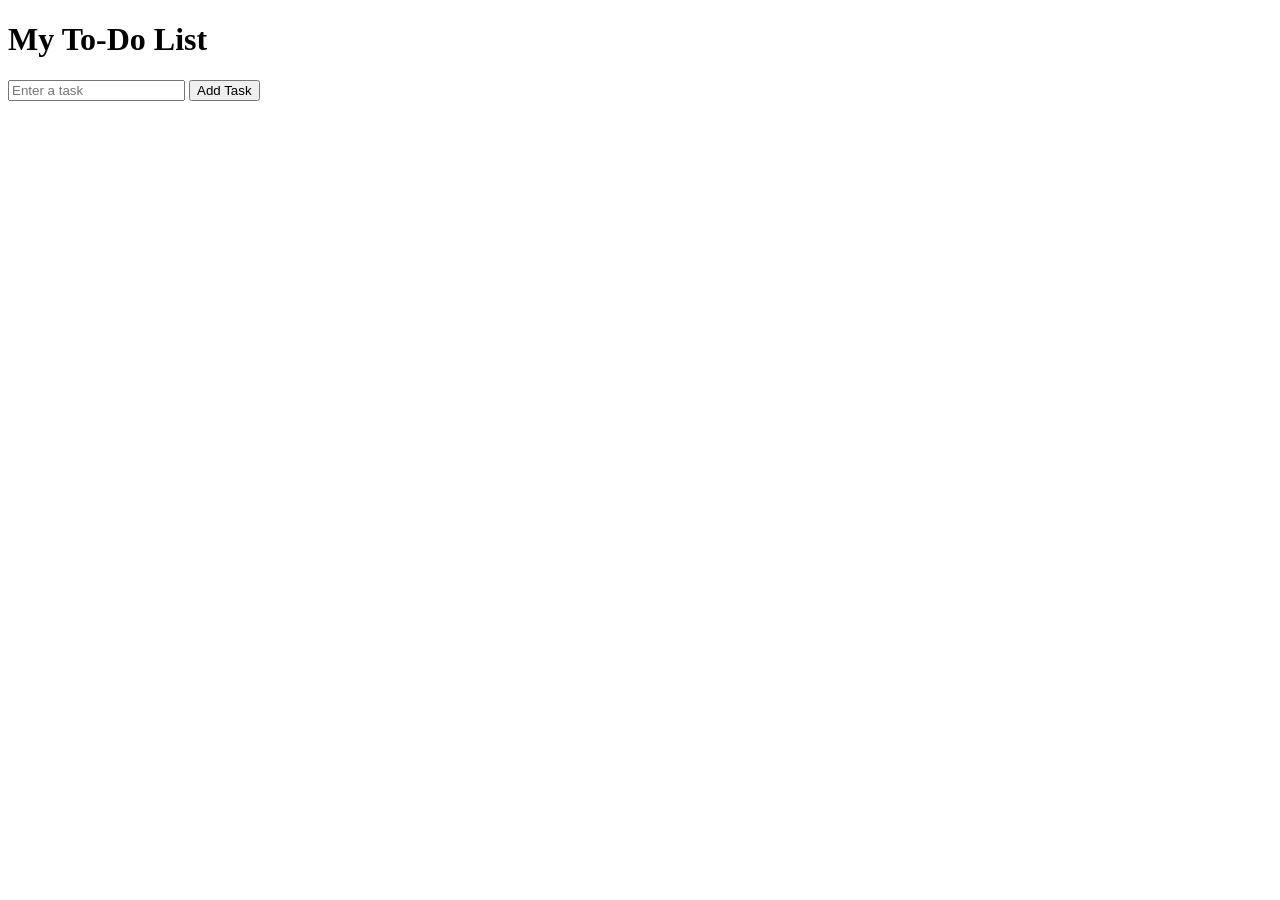
<file: todo_app/index.html>
<!DOCTYPE html>
<html lang="en">
<head>
    <meta charset="UTF-8">
    <meta name="viewport" content="width=device-width, initial-scale=1.0">
    <title>To-Do List</title>
    <style>
    .completed {
        text-decoration: line-through;
        color: gray;
    }

    .delete-btn {
        margin-left: 10px;
    }
</style>
</head>
<body>

    <h1>My To-Do List</h1>

    <input type="text" id="todoInput" placeholder="Enter a task">
    <button id="addButton">Add Task</button>

    <ul id="todoList"></ul>

    <script src="script.js"></script>
</body>
</html>
</file>
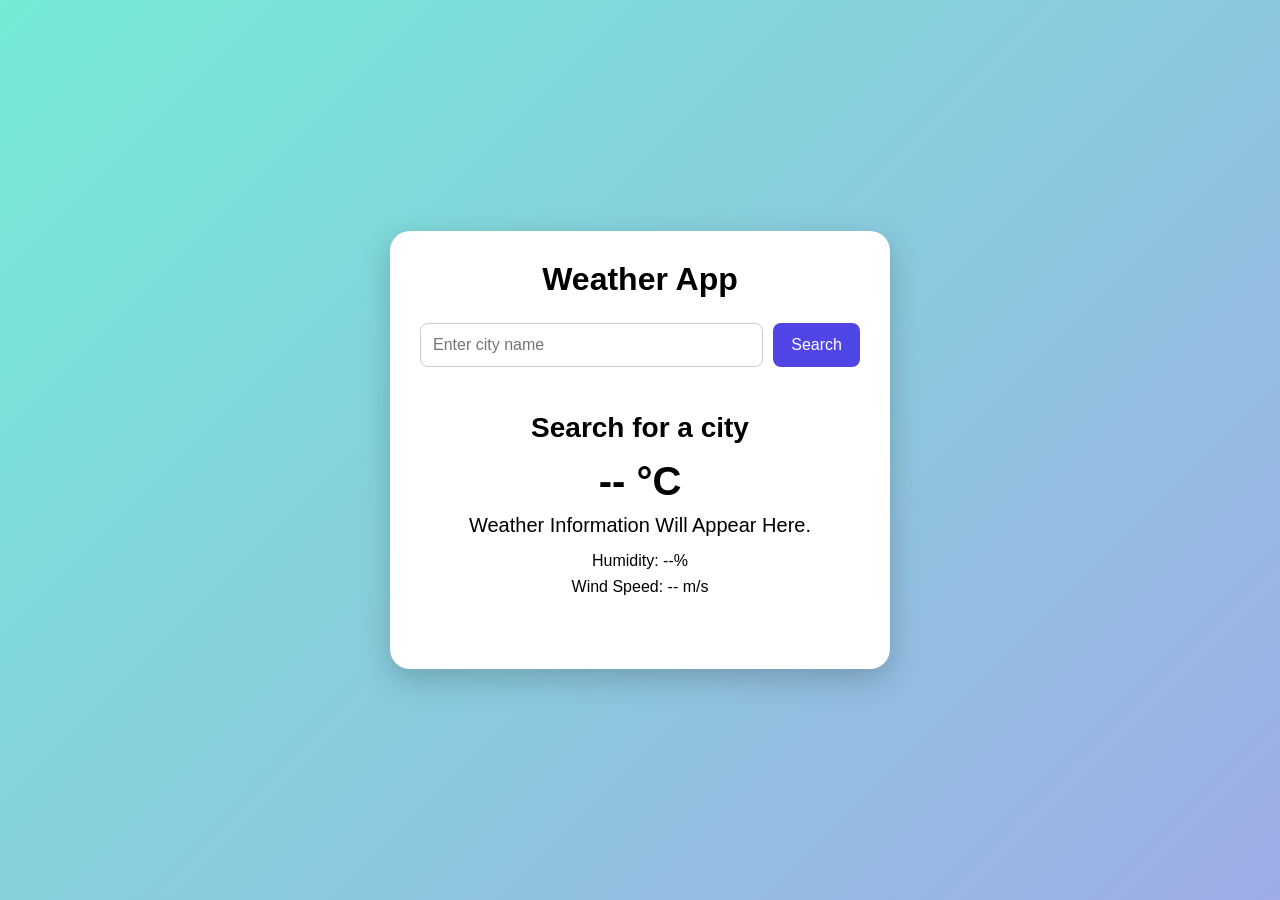
<file: weather_app/index.html>
<!DOCTYPE html>
<html lang="en">
<head>
    <meta charset="UTF-8">
    <meta name="viewport" content="width=device-width, initial-scale=1.0">

    <title>Weather App</title>

    <link rel="stylesheet" href="style.css">
</head>

<body>

    <div class="weather-container">

        <h1>Weather App</h1>

        <div class="search-box">
            <input
                type="text"
                id="cityInput"
                placeholder="Enter city name"
            >

            <button id="searchButton">Search</button>
        </div>

        <div id="weatherResult" class="weather-result">

            <h2 id="cityName">Search for a city</h2>

            <p id="temperature">-- °C</p>

            <p id="description">
                Weather information will appear here.
            </p>

            <p id="humidity">Humidity: --%</p>

            <p id="wind">Wind Speed: -- m/s</p>

        </div>

        <p id="errorMessage"></p>

    </div>

    <script src="script.js"></script>

</body>
</html>
</file>
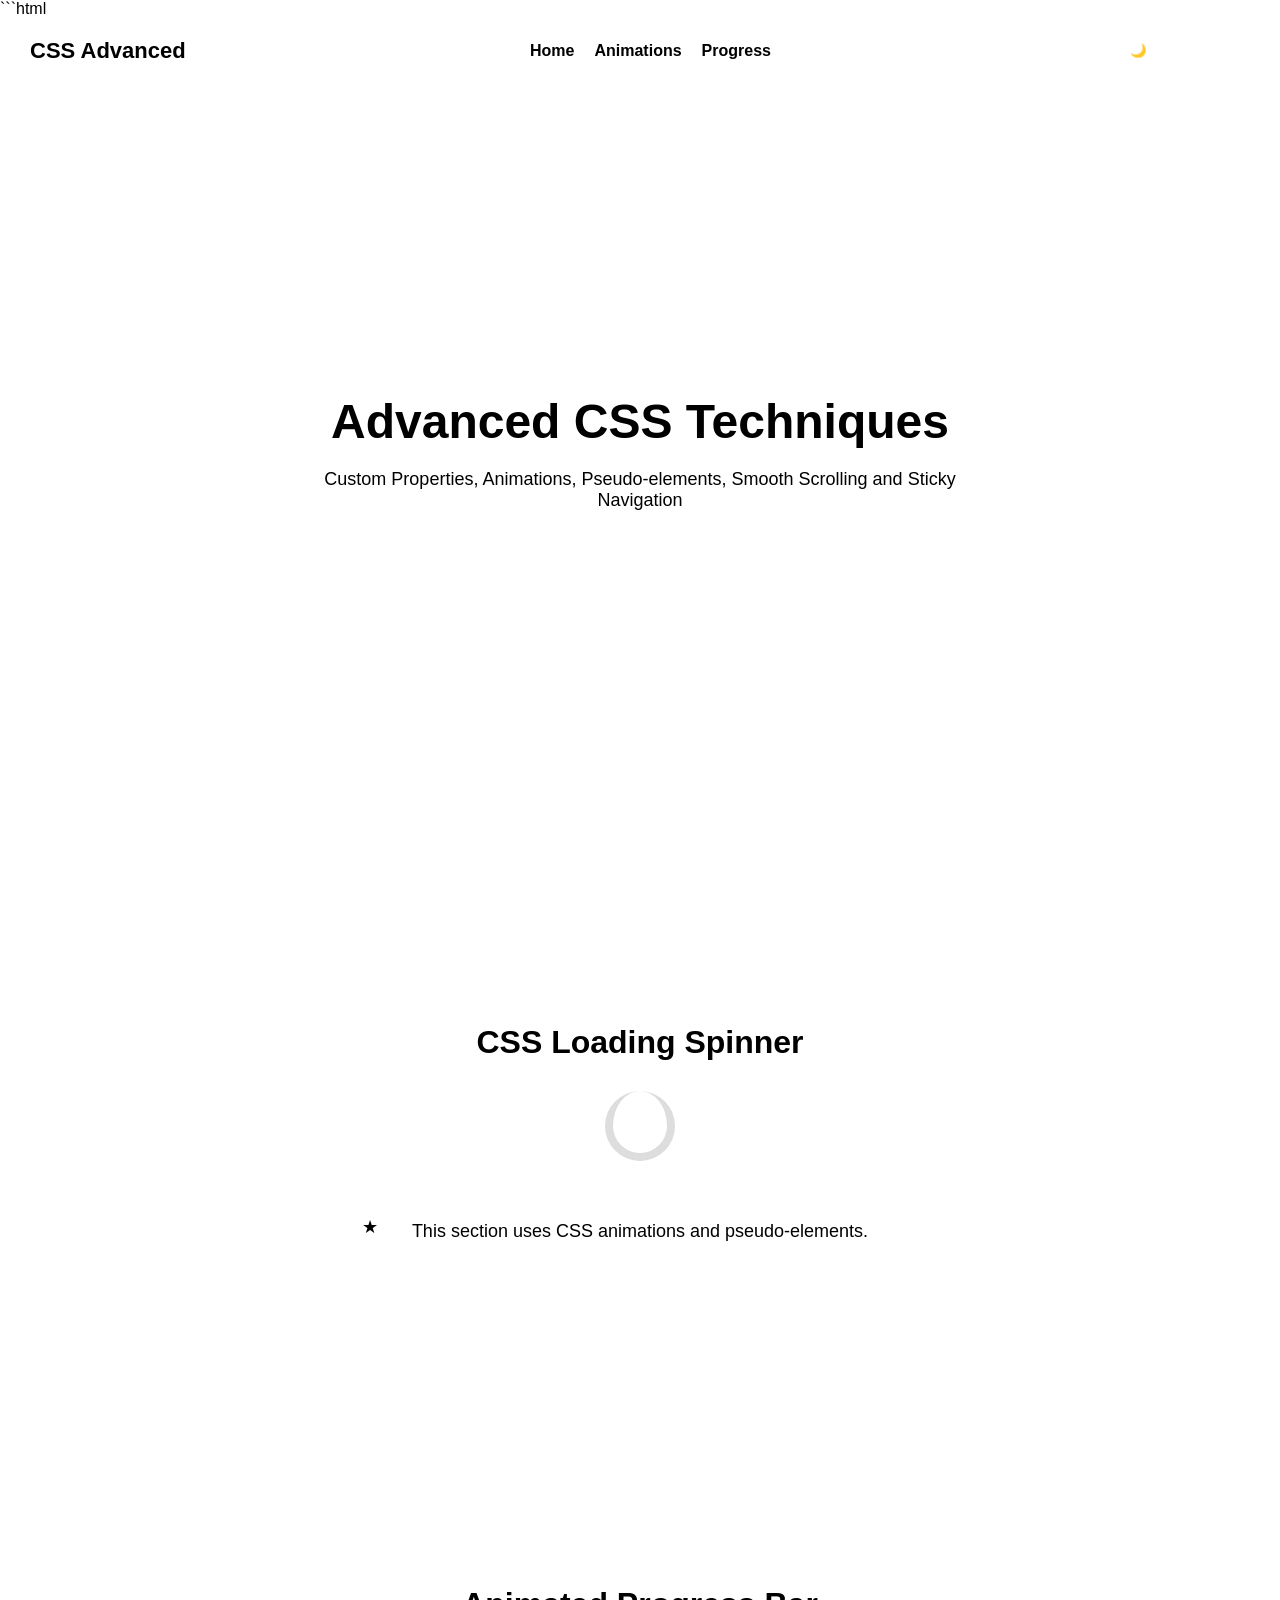
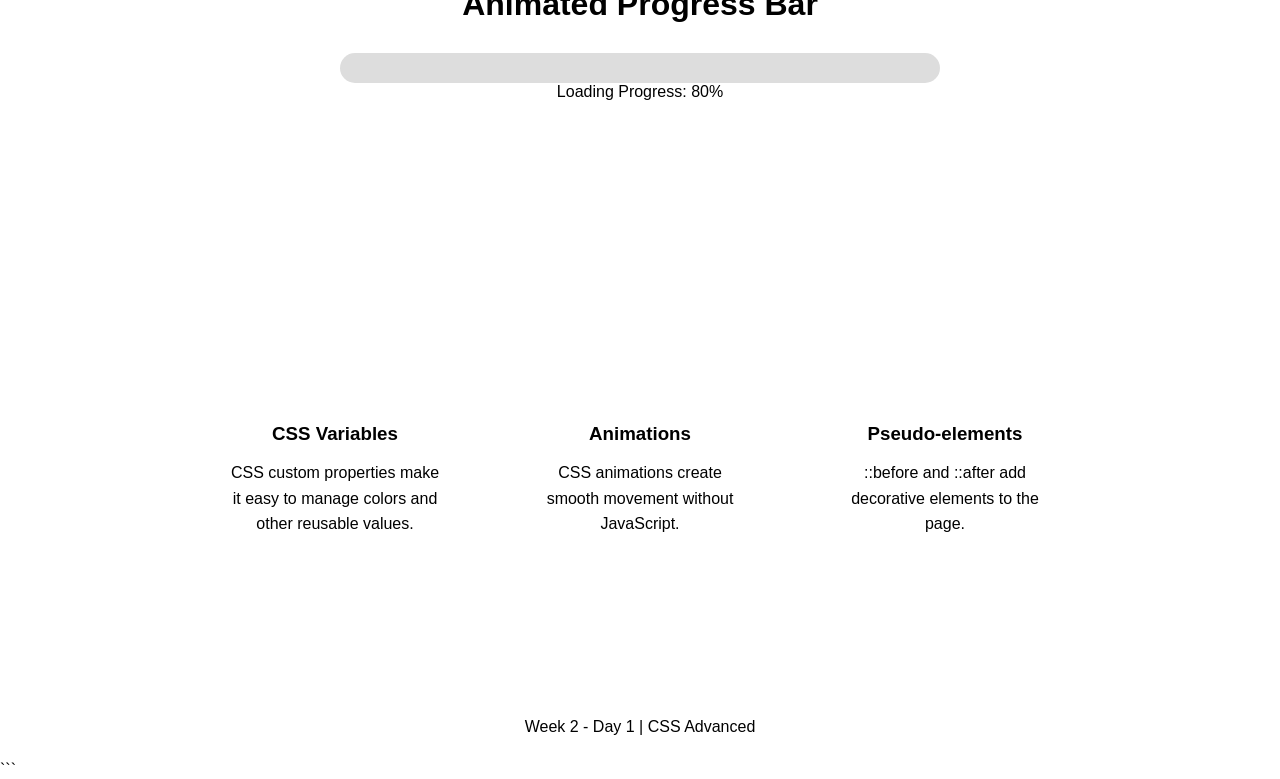
<file: week2/Day1/index.html>
```html
<!DOCTYPE html>
<html lang="en">
<head>
    <meta charset="UTF-8">
    <meta name="viewport" content="width=device-width, initial-scale=1.0">
    <title>CSS Advanced - Day 1</title>
    <link rel="stylesheet" href="advanced_styles.css">
</head>

<body>

    <!-- Sticky Navigation -->
    <nav class="navbar">
        <div class="logo">CSS Advanced</div>

        <div class="nav-links">
            <a href="#home">Home</a>
            <a href="#animations">Animations</a>
            <a href="#progress">Progress</a>
        </div>

        <button id="themeButton">🌙 Toggle Theme</button>
    </nav>

    <!-- Home Section -->
    <section id="home" class="hero">
        <h1>Advanced CSS Techniques</h1>
        <p>
            Custom Properties, Animations, Pseudo-elements,
            Smooth Scrolling and Sticky Navigation
        </p>

        <a href="#animations" class="button">Explore</a>
    </section>

    <!-- Animation Section -->
    <section id="animations" class="section">
        <h2>CSS Loading Spinner</h2>

        <div class="spinner"></div>

        <p class="decorated-text">
            This section uses CSS animations and pseudo-elements.
        </p>
    </section>

    <!-- Progress Section -->
    <section id="progress" class="section">
        <h2>Animated Progress Bar</h2>

        <div class="progress-container">
            <div class="progress-bar"></div>
        </div>

        <p>Loading Progress: 80%</p>
    </section>

    <!-- Feature Cards -->
    <section class="section cards">
        <div class="card">
            <h3>CSS Variables</h3>
            <p>
                CSS custom properties make it easy to manage
                colors and other reusable values.
            </p>
        </div>

        <div class="card">
            <h3>Animations</h3>
            <p>
                CSS animations create smooth movement without JavaScript.
            </p>
        </div>

        <div class="card">
            <h3>Pseudo-elements</h3>
            <p>
                ::before and ::after add decorative elements to the page.
            </p>
        </div>
    </section>

    <footer>
        <p>Week 2 - Day 1 | CSS Advanced</p>
    </footer>

    <script>
        const themeButton = document.getElementById("themeButton");

        themeButton.addEventListener("click", function () {
            document.body.classList.toggle("dark-theme");

            if (document.body.classList.contains("dark-theme")) {
                themeButton.textContent = "☀️ Light Theme";
            } else {
                themeButton.textContent = "🌙 Dark Theme";
            }
        });
    </script>

</body>
</html>
```
</file>
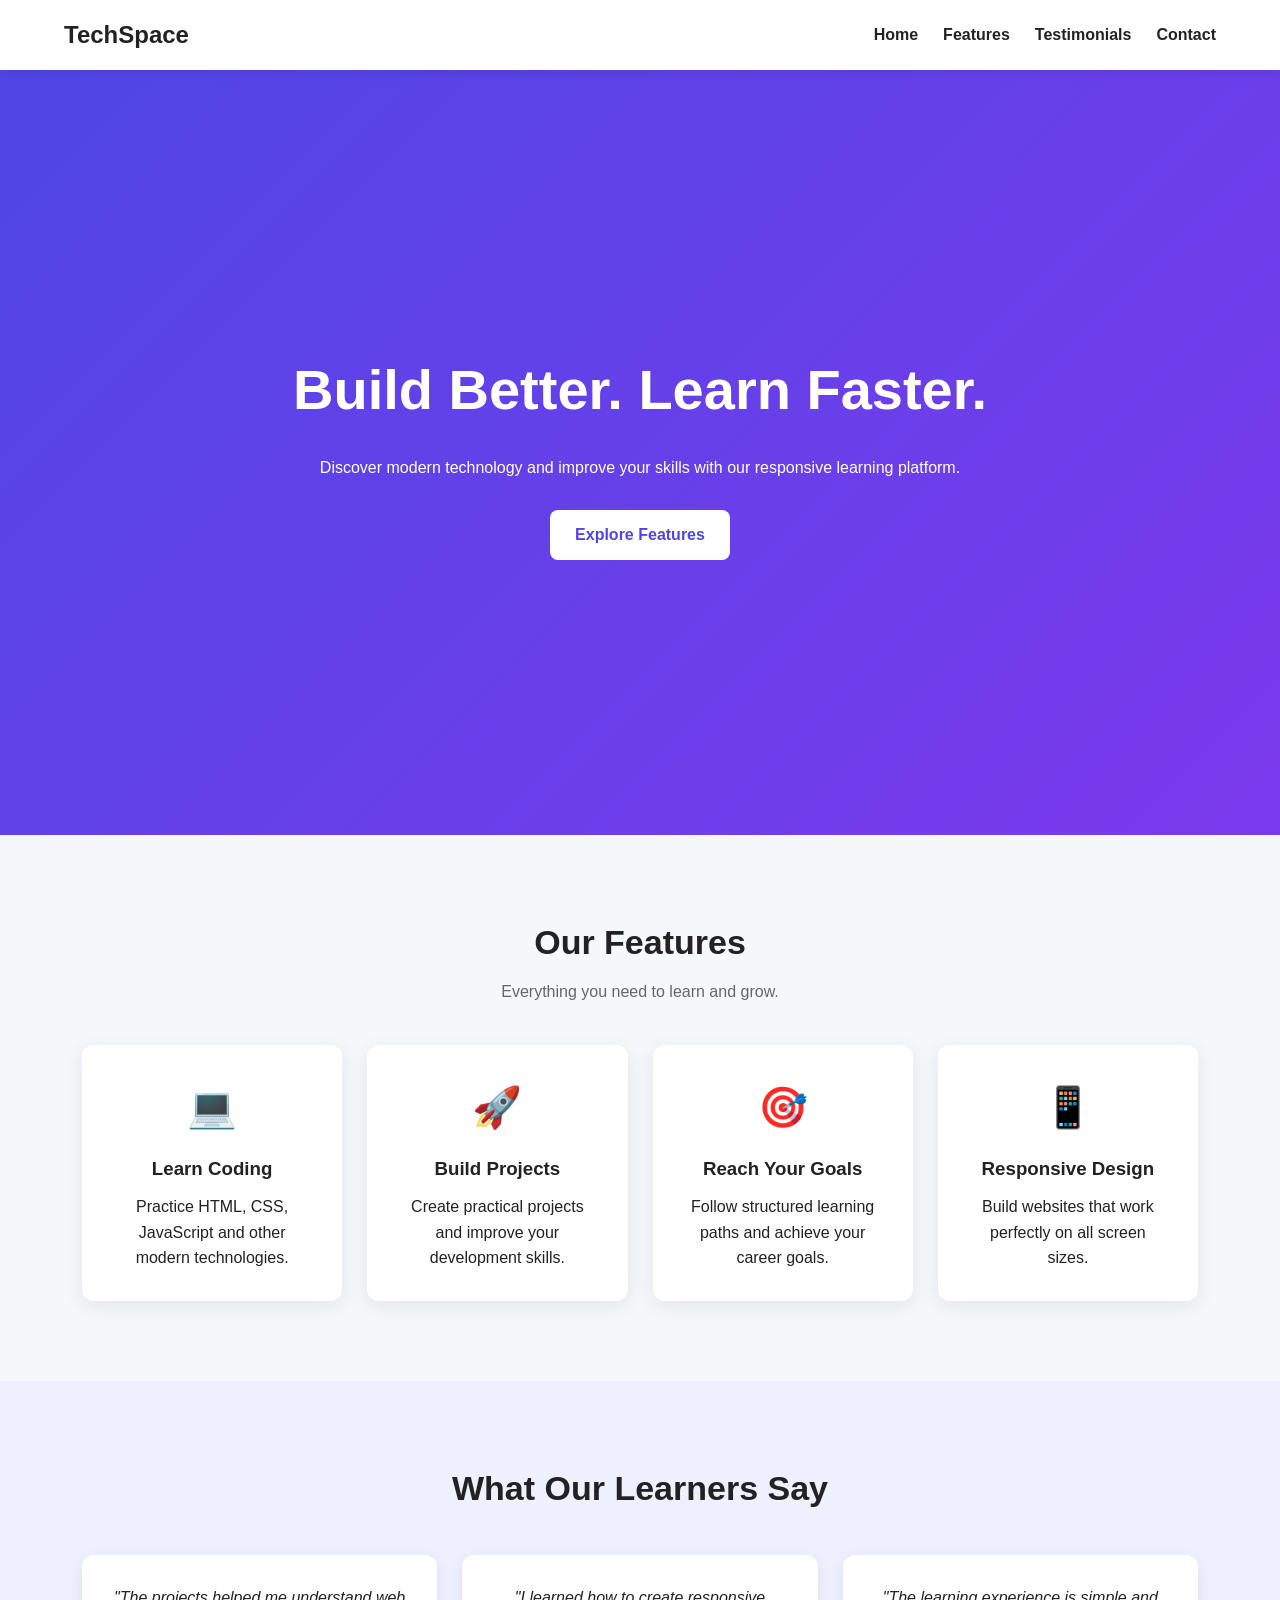
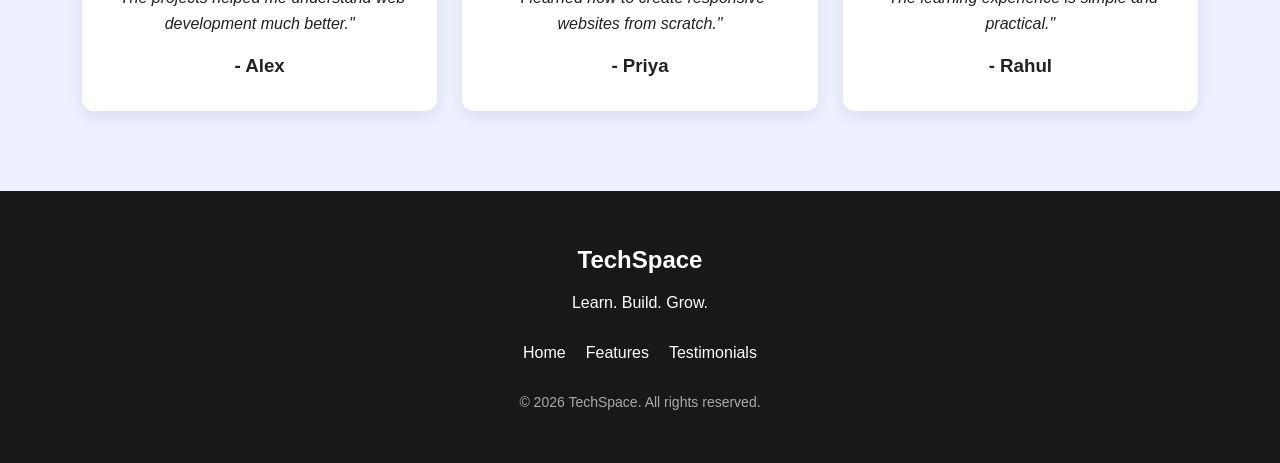
<file: week2/Day2/index.html>
<!DOCTYPE html>
<html lang="en">
<head>
    <meta charset="UTF-8">

    <!-- Viewport Meta Tag -->
    <meta name="viewport" content="width=device-width, initial-scale=1.0">

    <title>Responsive Landing Page</title>

    <link rel="stylesheet" href="styles.css">
</head>

<body>

    <!-- Navigation -->
    <header class="header">
        <nav class="navbar">

            <div class="logo">TechSpace</div>

            <button class="menu-button">☰</button>

            <ul class="nav-links">
                <li><a href="#home">Home</a></li>
                <li><a href="#features">Features</a></li>
                <li><a href="#testimonials">Testimonials</a></li>
                <li><a href="#footer">Contact</a></li>
            </ul>

        </nav>
    </header>


    <!-- Hero Section -->
    <section id="home" class="hero">

        <div class="hero-content">

            <h1>Build Better. Learn Faster.</h1>

            <p>
                Discover modern technology and improve your skills
                with our responsive learning platform.
            </p>

            <a href="#features" class="hero-button">
                Explore Features
            </a>

        </div>

    </section>


    <!-- Features Section -->
    <section id="features" class="features-section">

        <h2>Our Features</h2>

        <p class="section-description">
            Everything you need to learn and grow.
        </p>

        <div class="features-grid">

            <div class="feature-card">
                <div class="icon">💻</div>
                <h3>Learn Coding</h3>
                <p>
                    Practice HTML, CSS, JavaScript and other
                    modern technologies.
                </p>
            </div>

            <div class="feature-card">
                <div class="icon">🚀</div>
                <h3>Build Projects</h3>
                <p>
                    Create practical projects and improve your
                    development skills.
                </p>
            </div>

            <div class="feature-card">
                <div class="icon">🎯</div>
                <h3>Reach Your Goals</h3>
                <p>
                    Follow structured learning paths and achieve
                    your career goals.
                </p>
            </div>

            <div class="feature-card">
                <div class="icon">📱</div>
                <h3>Responsive Design</h3>
                <p>
                    Build websites that work perfectly on all
                    screen sizes.
                </p>
            </div>

        </div>

    </section>


    <!-- Testimonials Section -->
    <section id="testimonials" class="testimonials-section">

        <h2>What Our Learners Say</h2>

        <div class="testimonials">

            <div class="testimonial-card">
                <p>
                    "The projects helped me understand web development
                    much better."
                </p>

                <h3>- Alex</h3>
            </div>

            <div class="testimonial-card">
                <p>
                    "I learned how to create responsive websites
                    from scratch."
                </p>

                <h3>- Priya</h3>
            </div>

            <div class="testimonial-card">
                <p>
                    "The learning experience is simple and practical."
                </p>

                <h3>- Rahul</h3>
            </div>

        </div>

    </section>


    <!-- Footer -->
    <footer id="footer" class="footer">

        <div class="footer-content">

            <h2>TechSpace</h2>

            <p>
                Learn. Build. Grow.
            </p>

            <div class="footer-links">
                <a href="#home">Home</a>
                <a href="#features">Features</a>
                <a href="#testimonials">Testimonials</a>
            </div>

            <p class="copyright">
                © 2026 TechSpace. All rights reserved.
            </p>

        </div>

    </footer>

</body>
</html>
</file>
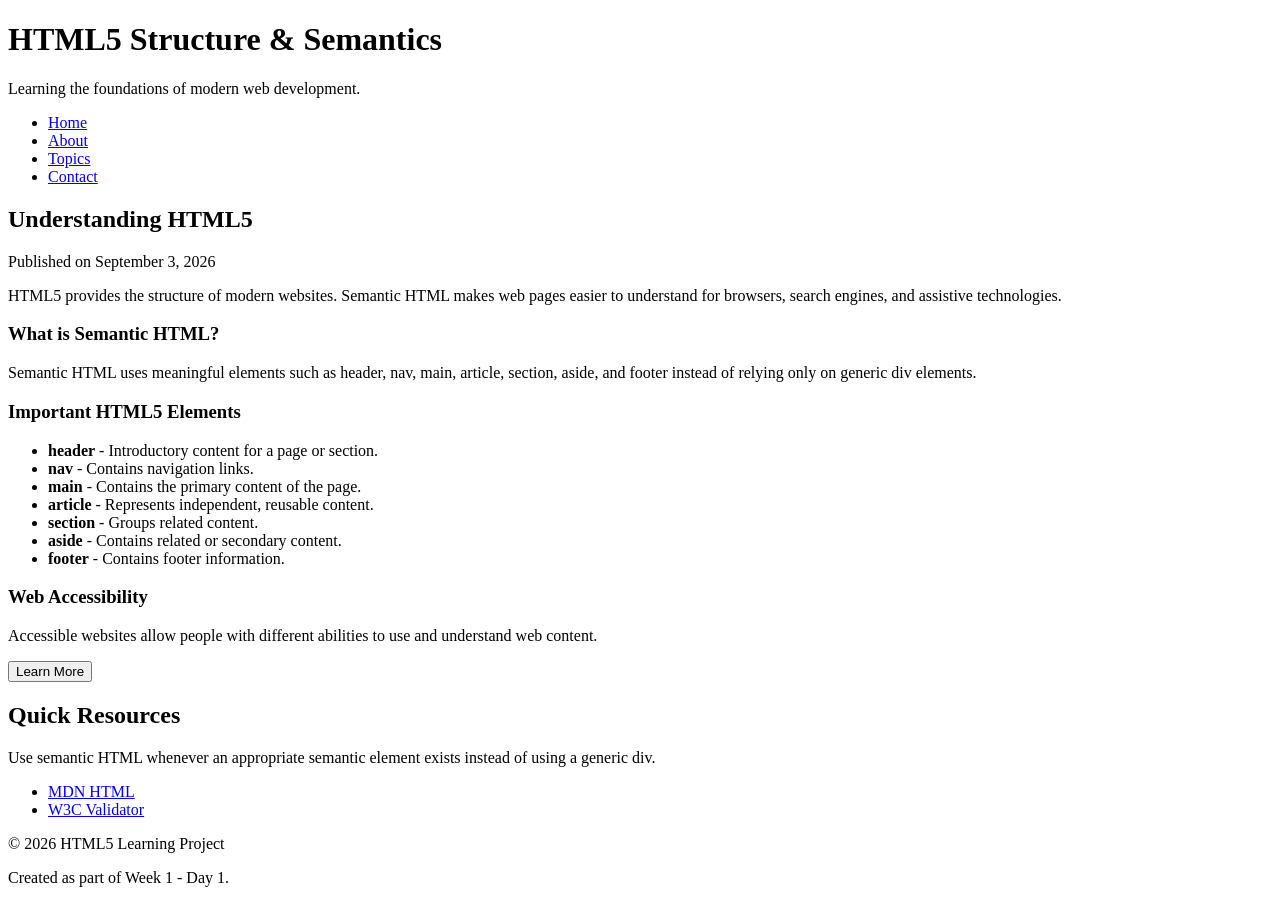
<file: Day1.html>
<!DOCTYPE html>
<html lang="en">
<head>
    <!-- Character encoding -->
    <meta charset="UTF-8">

    <!-- Responsive design -->
    <meta name="viewport" content="width=device-width, initial-scale=1.0">

    <!-- SEO -->
    <meta name="description" content="A semantic HTML5 webpage demonstrating structure, accessibility, and modern web standards.">
    <meta name="keywords" content="HTML5, semantic HTML, accessibility, web development">
    <meta name="author" content="Your Name">

    <!-- Page title -->
    <title>HTML5 Structure & Semantics</title>
</head>

<body>

    <!-- Header -->
    <header>
        <h1>HTML5 Structure & Semantics</h1>
        <p>Learning the foundations of modern web development.</p>
    </header>

    <!-- Navigation -->
    <nav aria-label="Main Navigation">
        <ul>
            <li><a href="#home">Home</a></li>
            <li><a href="#about">About</a></li>
            <li><a href="#topics">Topics</a></li>
            <li><a href="#contact">Contact</a></li>
        </ul>
    </nav>

    <!-- Main content -->
    <main id="home">

        <!-- Article -->
        <article>
            <header>
                <h2>Understanding HTML5</h2>
                <p>Published on September 3, 2026</p>
            </header>

            <p>
                HTML5 provides the structure of modern websites.
                Semantic HTML makes web pages easier to understand
                for browsers, search engines, and assistive technologies.
            </p>

            <!-- Section -->
            <section id="about" aria-labelledby="about-heading">
                <h3 id="about-heading">What is Semantic HTML?</h3>

                <p>
                    Semantic HTML uses meaningful elements such as
                    header, nav, main, article, section, aside, and footer
                    instead of relying only on generic div elements.
                </p>
            </section>

            <!-- Another section -->
            <section id="topics" aria-labelledby="topics-heading">
                <h3 id="topics-heading">Important HTML5 Elements</h3>

                <ul>
                    <li><strong>header</strong> - Introductory content for a page or section.</li>
                    <li><strong>nav</strong> - Contains navigation links.</li>
                    <li><strong>main</strong> - Contains the primary content of the page.</li>
                    <li><strong>article</strong> - Represents independent, reusable content.</li>
                    <li><strong>section</strong> - Groups related content.</li>
                    <li><strong>aside</strong> - Contains related or secondary content.</li>
                    <li><strong>footer</strong> - Contains footer information.</li>
                </ul>
            </section>

            <!-- Accessibility section -->
            <section aria-labelledby="accessibility-heading">
                <h3 id="accessibility-heading">Web Accessibility</h3>

                <p>
                    Accessible websites allow people with different abilities
                    to use and understand web content.
                </p>

                <button
                    type="button"
                    aria-label="Learn more about HTML5 accessibility">
                    Learn More
                </button>
            </section>

        </article>

        <!-- Aside -->
        <aside aria-labelledby="resources-heading">
            <h2 id="resources-heading">Quick Resources</h2>

            <p>
                Use semantic HTML whenever an appropriate semantic element
                exists instead of using a generic div.
            </p>

            <ul>
                <li><a href="https://developer.mozilla.org/en-US/docs/Web/HTML" target="_blank" rel="noopener noreferrer">MDN HTML</a></li>
                <li><a href="https://validator.w3.org/" target="_blank" rel="noopener noreferrer">W3C Validator</a></li>
            </ul>
        </aside>

    </main>

    <!-- Footer -->
    <footer id="contact">
        <p>&copy; 2026 HTML5 Learning Project</p>
        <p>Created as part of Week 1 - Day 1.</p>
    </footer>

</body>
</html>
</file>
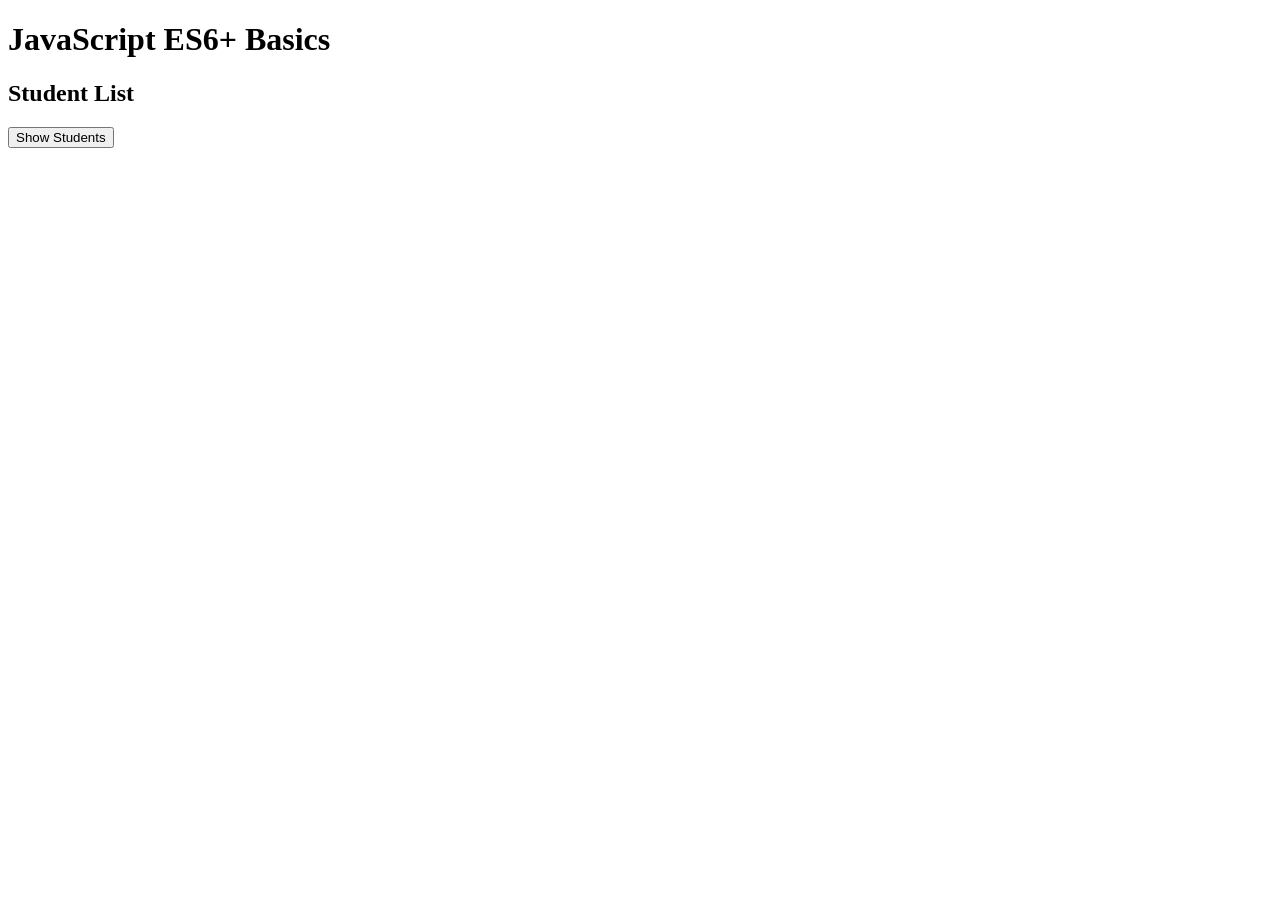
<file: day3.html>
<!DOCTYPE html>
<html lang="en">
<head>
    <meta charset="UTF-8">
    <meta name="viewport" content="width=device-width, initial-scale=1.0">
    <title>JavaScript ES6+ Basics</title>
</head>
<body>

    <h1>JavaScript ES6+ Basics</h1>

    <h2>Student List</h2>

    <div id="students"></div>

    <button id="showButton">Show Students</button>

    <script src="script.js"></script>

</body>
</html>
</file>
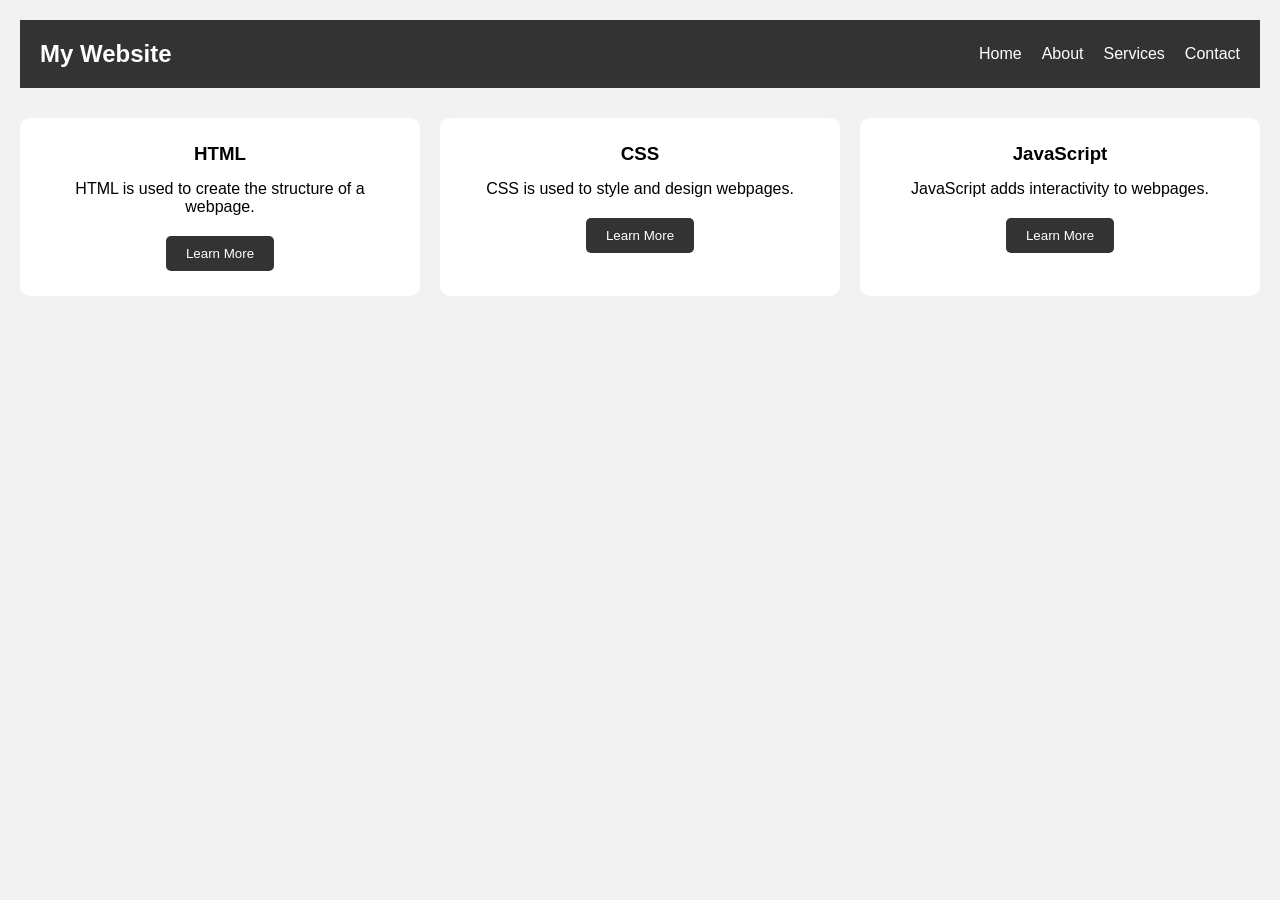
<file: Day2/Day2.html>
<!DOCTYPE html>
<html lang="en">
<head>
    <meta charset="UTF-8">
    <meta name="viewport" content="width=device-width, initial-scale=1.0">
    <title>CSS Flexbox & Grid</title>
    <link rel="stylesheet" href="styles.css">
</head>
<body>

    <!-- Navigation Bar -->
    <nav class="navbar">
        <h2>My Website</h2>

        <div class="nav-links">
            <a href="#">Home</a>
            <a href="#">About</a>
            <a href="#">Services</a>
            <a href="#">Contact</a>
        </div>
    </nav>

    <!-- Card Grid -->
    <section class="cards">

        <div class="card">
            <h3>HTML</h3>
            <p>HTML is used to create the structure of a webpage.</p>
            <button>Learn More</button>
        </div>

        <div class="card">
            <h3>CSS</h3>
            <p>CSS is used to style and design webpages.</p>
            <button>Learn More</button>
        </div>

        <div class="card">
            <h3>JavaScript</h3>
            <p>JavaScript adds interactivity to webpages.</p>
            <button>Learn More</button>
        </div>

    </section>

</body>
</html>
</file>
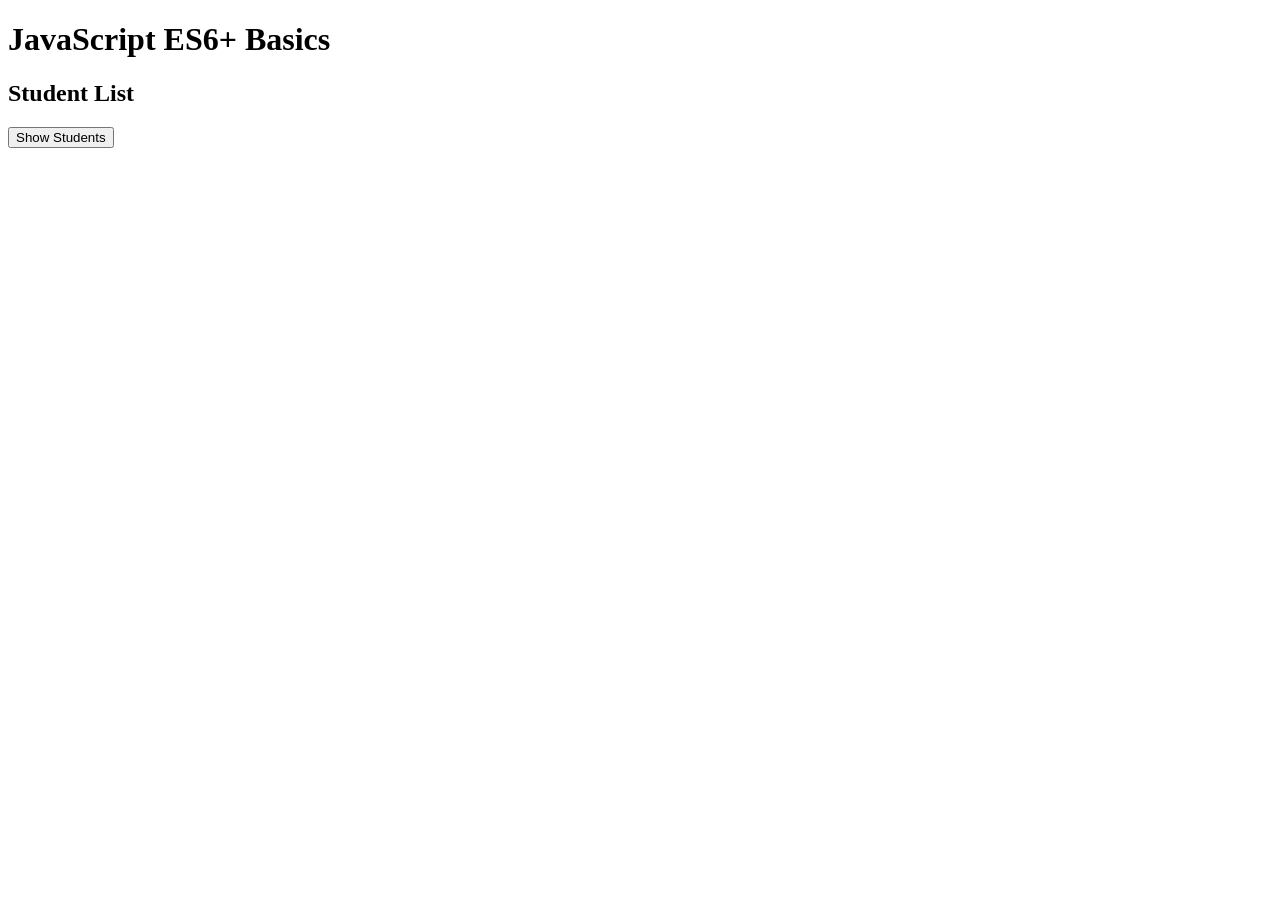
<file: Day3/day3.html>
<!DOCTYPE html>
<html lang="en">
<head>
    <meta charset="UTF-8">
    <meta name="viewport" content="width=device-width, initial-scale=1.0">
    <title>JavaScript ES6+ Basics</title>
</head>
<body>

    <h1>JavaScript ES6+ Basics</h1>

    <h2>Student List</h2>
    
    <div id="students"></div>

    <button id="showButton">Show Students</button>

    <script src="script.js"></script>

</body>
</html>
</file>
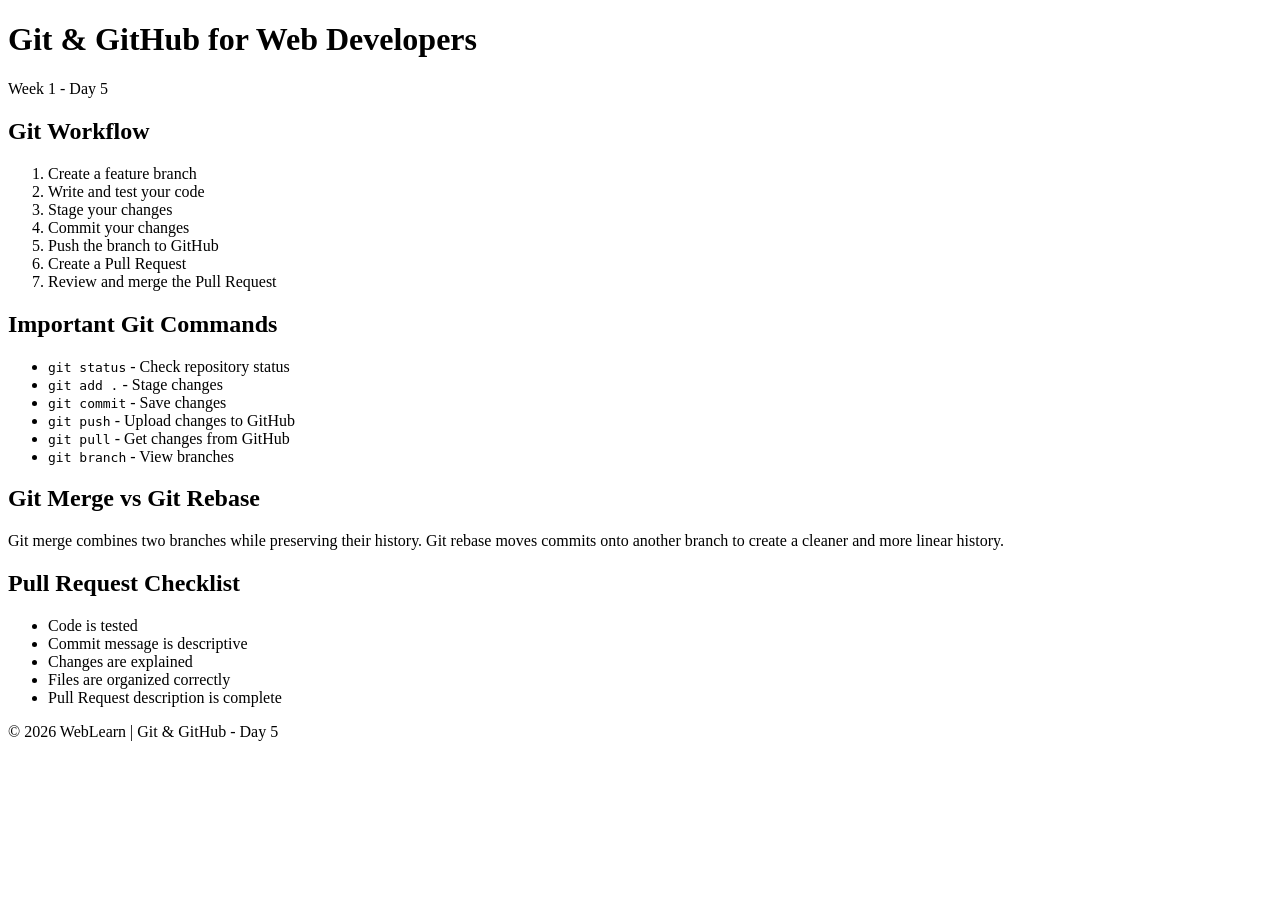
<file: Day5/Day5.html>
<!DOCTYPE html>
<html lang="en">
<head>
    <meta charset="UTF-8">
    <meta name="viewport" content="width=device-width, initial-scale=1.0">
    <title>Git & GitHub - Day 5</title>
</head>

<body>

    <header>
        <h1>Git & GitHub for Web Developers</h1>
        <p>Week 1 - Day 5</p>
    </header>

    <main>
        <section>
            <h2>Git Workflow</h2>

            <ol>
                <li>Create a feature branch</li>
                <li>Write and test your code</li>
                <li>Stage your changes</li>
                <li>Commit your changes</li>
                <li>Push the branch to GitHub</li>
                <li>Create a Pull Request</li>
                <li>Review and merge the Pull Request</li>
            </ol>
        </section>

        <section>
            <h2>Important Git Commands</h2>

            <ul>
                <li><code>git status</code> - Check repository status</li>
                <li><code>git add .</code> - Stage changes</li>
                <li><code>git commit</code> - Save changes</li>
                <li><code>git push</code> - Upload changes to GitHub</li>
                <li><code>git pull</code> - Get changes from GitHub</li>
                <li><code>git branch</code> - View branches</li>
            </ul>
        </section>

        <section>
            <h2>Git Merge vs Git Rebase</h2>

            <p>
                Git merge combines two branches while preserving their history.
                Git rebase moves commits onto another branch to create a cleaner
                and more linear history.
            </p>
        </section>

        <section>
            <h2>Pull Request Checklist</h2>

            <ul>
                <li>Code is tested</li>
                <li>Commit message is descriptive</li>
                <li>Changes are explained</li>
                <li>Files are organized correctly</li>
                <li>Pull Request description is complete</li>
            </ul>
        </section>
    </main>

    <footer>
        <p>© 2026 WebLearn | Git & GitHub - Day 5</p>
    </footer>

</body>
</html>
</file>
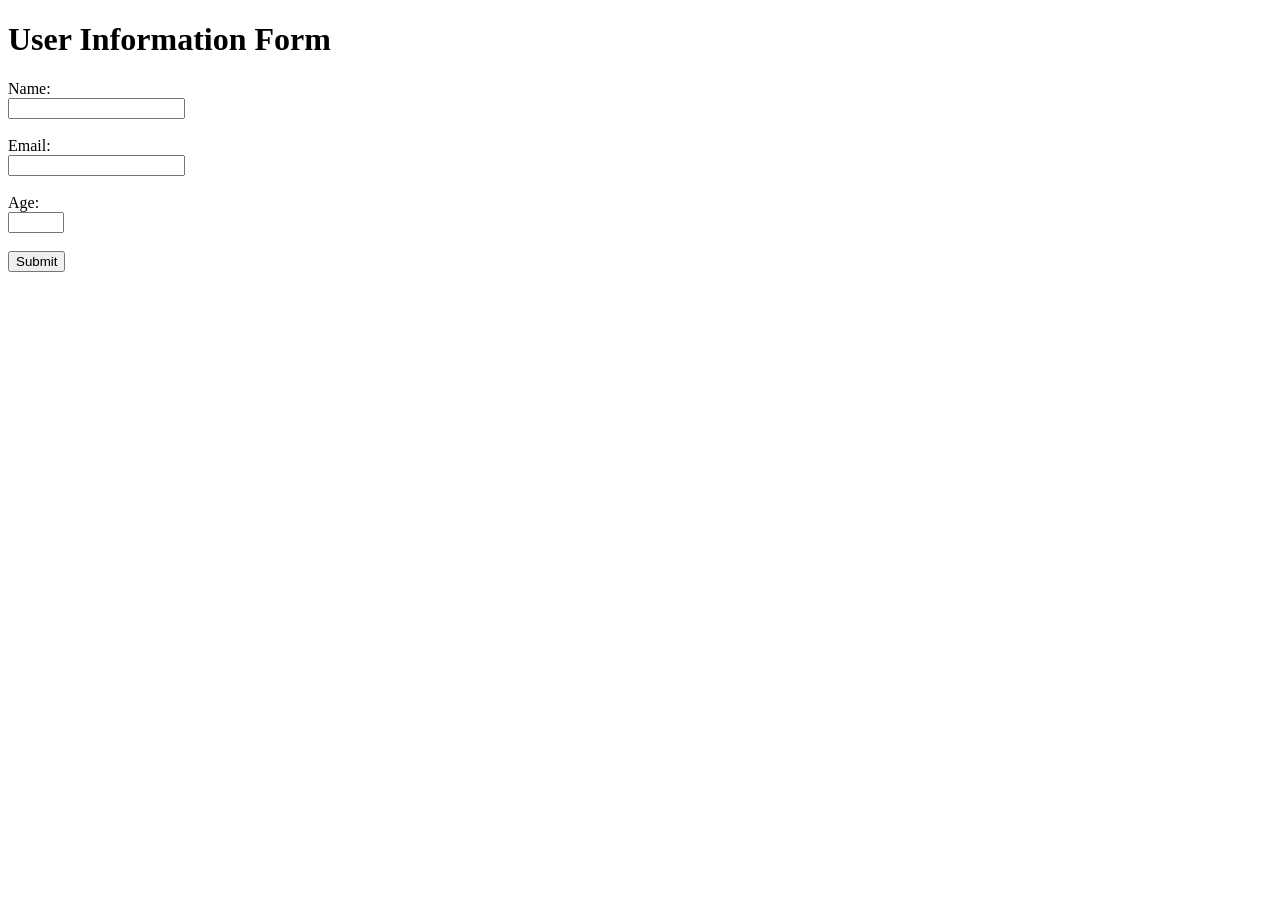
<file: php_basics/form.html>
<!DOCTYPE html>
<html lang="en">

<head>
    <meta charset="UTF-8">
    <meta name="viewport" content="width=device-width, initial-scale=1.0">

    <title>PHP User Form</title>
</head>

<body>

    <h1>User Information Form</h1>

    <form action="form_handler.php" method="POST">

        <label for="name">Name:</label>
        <br>

        <input
            type="text"
            id="name"
            name="name"
            required
        >

        <br><br>


        <label for="email">Email:</label>
        <br>

        <input
            type="email"
            id="email"
            name="email"
            required
        >

        <br><br>


        <label for="age">Age:</label>
        <br>

        <input
            type="number"
            id="age"
            name="age"
            min="1"
            max="100"
            required
        >

        <br><br>


        <button type="submit">
            Submit
        </button>

    </form>

</body>

</html>
</file>
<file: weather_app/style.css>
* {
    margin: 0;
    padding: 0;
    box-sizing: border-box;
}

body {
    font-family: Arial, sans-serif;
    min-height: 100vh;
    display: flex;
    justify-content: center;
    align-items: center;
    background: linear-gradient(135deg, #74ebd5, #9face6);
    padding: 20px;
}

.weather-container {
    width: 100%;
    max-width: 500px;
    background: white;
    padding: 30px;
    border-radius: 20px;
    text-align: center;
    box-shadow: 0 10px 30px rgba(0, 0, 0, 0.2);
}

h1 {
    margin-bottom: 25px;
}

.search-box {
    display: flex;
    gap: 10px;
    margin-bottom: 25px;
}

#cityInput {
    flex: 1;
    padding: 12px;
    border: 1px solid #ccc;
    border-radius: 8px;
    font-size: 16px;
}

#searchButton {
    padding: 12px 18px;
    border: none;
    border-radius: 8px;
    background: #4f46e5;
    color: white;
    cursor: pointer;
    font-size: 16px;
}

#searchButton:hover {
    background: #3730a3;
}

.weather-result {
    padding: 20px;
}

#cityName {
    font-size: 28px;
    margin-bottom: 15px;
}

#temperature {
    font-size: 40px;
    font-weight: bold;
    margin-bottom: 10px;
}

#description {
    font-size: 20px;
    margin-bottom: 15px;
    text-transform: capitalize;
}

#humidity,
#wind {
    margin: 8px;
    font-size: 16px;
}

#errorMessage {
    color: red;
    margin-top: 15px;
}

/* Mobile responsive design */
@media (max-width: 600px) {

    .weather-container {
        padding: 20px;
    }

    .search-box {
        flex-direction: column;
    }

    #searchButton {
        width: 100%;
    }

    #cityName {
        font-size: 24px;
    }

    #temperature {
        font-size: 34px;
    }
}
</file>
<file: week2/Day1/advanced_styles.css>
css
/* ==============================
   CSS CUSTOM PROPERTIES
   ============================== */

:root {
    --background-color: #f4f6f8;
    --text-color: #222222;
    --card-color: #ffffff;
    --primary-color: #4f46e5;
    --secondary-color: #6366f1;
    --nav-color: #ffffff;
    --shadow: 0 5px 15px rgba(0, 0, 0, 0.1);
}

/* Dark Theme */

.dark-theme {
    --background-color: #18181b;
    --text-color: #f4f4f5;
    --card-color: #27272a;
    --primary-color: #818cf8;
    --secondary-color: #6366f1;
    --nav-color: #27272a;
    --shadow: 0 5px 15px rgba(0, 0, 0, 0.4);
}


/* ==============================
   BASIC STYLES
   ============================== */

html {
    scroll-behavior: smooth;
}

* {
    margin: 0;
    padding: 0;
    box-sizing: border-box;
}

body {
    font-family: Arial, sans-serif;
    background-color: var(--background-color);
    color: var(--text-color);
    transition: background-color 0.4s ease, color 0.4s ease;
}


/* ==============================
   STICKY NAVIGATION
   ============================== */

.navbar {
    position: sticky;
    top: 0;
    z-index: 1000;

    display: flex;
    justify-content: space-between;
    align-items: center;

    padding: 15px 30px;

    background-color: var(--nav-color);
    box-shadow: var(--shadow);
}

.logo {
    font-size: 22px;
    font-weight: bold;
    color: var(--primary-color);
}

.nav-links {
    display: flex;
    gap: 20px;
}

.nav-links a {
    text-decoration: none;
    color: var(--text-color);
    font-weight: bold;
    transition: color 0.3s ease;
}

.nav-links a:hover {
    color: var(--primary-color);
}

#themeButton {
    padding: 10px 15px;
    border: none;
    border-radius: 6px;

    background-color: var(--primary-color);
    color: white;

    cursor: pointer;
}

#themeButton:hover {
    background-color: var(--secondary-color);
}


/* ==============================
   HERO SECTION
   ============================== */

.hero {
    min-height: 90vh;

    display: flex;
    flex-direction: column;
    justify-content: center;
    align-items: center;

    text-align: center;
    padding: 40px;
}

.hero h1 {
    font-size: 48px;
    margin-bottom: 20px;
}

.hero p {
    max-width: 700px;
    font-size: 18px;
    margin-bottom: 30px;
}


/* Button */

.button {
    display: inline-block;

    padding: 12px 25px;

    background-color: var(--primary-color);
    color: white;

    text-decoration: none;
    border-radius: 6px;

    transition: transform 0.3s ease;
}

.button:hover {
    transform: translateY(-4px);
}


/* ==============================
   SECTIONS
   ============================== */

.section {
    min-height: 500px;

    display: flex;
    flex-direction: column;
    justify-content: center;
    align-items: center;

    padding: 50px 20px;

    text-align: center;
}

.section h2 {
    font-size: 32px;
    margin-bottom: 30px;
}


/* ==============================
   LOADING SPINNER
   ============================== */

.spinner {
    width: 70px;
    height: 70px;

    border: 8px solid #ddd;
    border-top: 8px solid var(--primary-color);

    border-radius: 50%;

    animation: spin 1s linear infinite;
}

@keyframes spin {
    from {
        transform: rotate(0deg);
    }

    to {
        transform: rotate(360deg);
    }
}


/* ==============================
   PROGRESS BAR
   ============================== */

.progress-container {
    width: 80%;
    max-width: 600px;

    height: 30px;

    background-color: #ddd;

    border-radius: 20px;

    overflow: hidden;
}

.progress-bar {
    height: 100%;
    width: 0%;

    background-color: var(--primary-color);

    border-radius: 20px;

    animation: progressAnimation 3s ease forwards;
}

@keyframes progressAnimation {
    from {
        width: 0%;
    }

    to {
        width: 80%;
    }
}


/* ==============================
   PSEUDO-ELEMENTS
   ============================== */

.decorated-text {
    position: relative;

    margin-top: 40px;
    padding: 20px;

    font-size: 18px;
}

.decorated-text::before {
    content: "★";

    position: absolute;
    left: -30px;
    top: 15px;

    color: var(--primary-color);
}

.decorated-text::after {
    content: "";

    position: absolute;

    left: 0;
    bottom: 0;

    width: 100%;
    height: 3px;

    background-color: var(--primary-color);
}


/* ==============================
   CARDS
   ============================== */

.cards {
    display: flex;
    flex-direction: row;

    gap: 25px;

    min-height: 400px;
}

.card {
    position: relative;

    width: 280px;
    min-height: 200px;

    padding: 30px;

    background-color: var(--card-color);

    border-radius: 12px;

    box-shadow: var(--shadow);

    transition: transform 0.3s ease;
}

.card:hover {
    transform: translateY(-10px);
}


/* Pseudo-element on cards */

.card::before {
    content: "";

    position: absolute;

    top: 0;
    left: 0;

    width: 100%;
    height: 5px;

    background-color: var(--primary-color);

    border-radius: 12px 12px 0 0;
}

.card h3 {
    margin-bottom: 15px;

    color: var(--primary-color);
}

.card p {
    line-height: 1.6;
}


/* ==============================
   FOOTER
   ============================== */

footer {
    padding: 25px;

    text-align: center;

    background-color: var(--card-color);
}


/* ==============================
   RESPONSIVE DESIGN
   ============================== */

@media (max-width: 768px) {

    .navbar {
        flex-direction: column;
        gap: 15px;
    }

    .nav-links {
        flex-wrap: wrap;
        justify-content: center;
    }

    .hero h1 {
        font-size: 35px;
    }

    .cards {
        flex-direction: column;
        align-items: center;
    }

    .card {
        width: 90%;
        max-width: 350px;
    }
}
</file>
<file: week2/Day2/styles.css>
/* =========================
   RESET
   ========================= */

* {
    margin: 0;
    padding: 0;
    box-sizing: border-box;
}

html {
    scroll-behavior: smooth;
}

body {
    font-family: Arial, sans-serif;
    line-height: 1.6;
    background-color: #f5f7fb;
    color: #222;
}


/* =========================
   NAVIGATION
   ========================= */

.header {
    background-color: #ffffff;
    position: sticky;
    top: 0;
    z-index: 1000;
    box-shadow: 0 2px 10px rgba(0, 0, 0, 0.1);
}

.navbar {
    width: 90%;
    max-width: 1200px;
    margin: auto;

    display: flex;
    justify-content: space-between;
    align-items: center;

    min-height: 70px;
}

.logo {
    font-size: 24px;
    font-weight: bold;
}

.nav-links {
    display: flex;
    list-style: none;
    gap: 25px;
}

.nav-links a {
    text-decoration: none;
    color: #222;
    font-weight: bold;
}

.nav-links a:hover {
    color: #4f46e5;
}

.menu-button {
    display: none;

    border: none;
    background: none;

    font-size: 28px;
    cursor: pointer;
}


/* =========================
   HERO SECTION
   ========================= */

.hero {
    min-height: 80vh;

    display: flex;
    justify-content: center;
    align-items: center;

    text-align: center;

    padding: 40px 20px;

    background: linear-gradient(
        135deg,
        #4f46e5,
        #7c3aed
    );

    color: white;
}

.hero-content {
    width: 100%;
    max-width: 800px;
}

.hero h1 {
    font-size: 42px;
    margin-bottom: 20px;
}

.hero p {
    font-size: 18px;
    margin-bottom: 30px;
}

.hero-button {
    display: inline-block;

    padding: 12px 25px;

    background-color: white;
    color: #4f46e5;

    text-decoration: none;

    border-radius: 8px;

    font-weight: bold;
}

.hero-button:hover {
    transform: translateY(-3px);
}


/* =========================
   FEATURES
   ========================= */

.features-section {
    padding: 80px 20px;

    text-align: center;
}

.features-section h2 {
    font-size: 34px;
    margin-bottom: 10px;
}

.section-description {
    margin-bottom: 40px;
    color: #666;
}


/* CSS GRID */

.features-grid {
    width: 90%;
    max-width: 1200px;

    margin: auto;

    display: grid;

    grid-template-columns: 1fr;

    gap: 25px;
}

.feature-card {
    background-color: white;

    padding: 30px;

    border-radius: 12px;

    box-shadow: 0 5px 20px rgba(0, 0, 0, 0.08);

    transition: transform 0.3s ease;
}

.feature-card:hover {
    transform: translateY(-8px);
}

.icon {
    font-size: 40px;
    margin-bottom: 15px;
}

.feature-card h3 {
    margin-bottom: 10px;
}


/* =========================
   TESTIMONIALS
   ========================= */

.testimonials-section {
    padding: 80px 20px;

    background-color: #eef0ff;

    text-align: center;
}

.testimonials-section h2 {
    font-size: 34px;
    margin-bottom: 40px;
}

.testimonials {
    width: 90%;
    max-width: 1200px;

    margin: auto;

    display: flex;

    flex-direction: column;

    gap: 25px;
}

.testimonial-card {
    background-color: white;

    padding: 30px;

    border-radius: 12px;

    box-shadow: 0 5px 15px rgba(0, 0, 0, 0.08);
}

.testimonial-card p {
    font-style: italic;
    margin-bottom: 15px;
}


/* =========================
   FOOTER
   ========================= */

.footer {
    background-color: #18181b;

    color: white;

    padding: 50px 20px;

    text-align: center;
}

.footer h2 {
    margin-bottom: 10px;
}

.footer-links {
    display: flex;

    justify-content: center;

    gap: 20px;

    margin: 25px 0;
}

.footer-links a {
    color: white;

    text-decoration: none;
}

.footer-links a:hover {
    text-decoration: underline;
}

.copyright {
    margin-top: 20px;

    font-size: 14px;

    color: #aaa;
}


/* =========================
   320px BREAKPOINT
   ========================= */

@media (min-width: 320px) {

    .hero h1 {
        font-size: 32px;
    }

    .hero p {
        font-size: 16px;
    }
}


/* =========================
   768px BREAKPOINT
   ========================= */

@media (min-width: 768px) {

    .features-grid {
        grid-template-columns: repeat(2, 1fr);
    }

    .testimonials {
        flex-direction: row;
    }

    .testimonial-card {
        flex: 1;
    }

    .hero h1 {
        font-size: 48px;
    }
}


/* =========================
   1024px BREAKPOINT
   ========================= */

@media (min-width: 1024px) {

    .features-grid {
        grid-template-columns: repeat(4, 1fr);
    }

    .hero {
        min-height: 85vh;
    }

    .hero h1 {
        font-size: 56px;
    }
}


/* =========================
   1440px BREAKPOINT
   ========================= */

@media (min-width: 1440px) {

    .navbar {
        max-width: 1400px;
    }

    .features-grid,
    .testimonials {
        max-width: 1400px;
    }

    .hero h1 {
        font-size: 64px;
    }

    .hero p {
        font-size: 20px;
    }
}
</file>
<file: Day2/styles.css>
* {
    margin: 0;
    padding: 0;
    box-sizing: border-box;
}

body {
    font-family: Arial, sans-serif;
    background-color: #f2f2f2;
    padding: 20px;
}

/* FLEXBOX NAVIGATION */
.navbar {
    display: flex;
    justify-content: space-between;
    align-items: center;
    background-color: #333;
    color: white;
    padding: 20px;
}

.nav-links {
    display: flex;
    gap: 20px;
}

.nav-links a {
    color: white;
    text-decoration: none;
    transition: 0.3s;
}

.nav-links a:hover {
    color: yellow;
}

/* CSS GRID */
.cards {
    display: grid;
    grid-template-columns: repeat(3, 1fr);
    gap: 20px;
    margin-top: 30px;
}

/* CARDS */
.card {
    background-color: white;
    padding: 25px;
    text-align: center;
    border-radius: 10px;
    transition: 0.3s;
}

.card:hover {
    transform: translateY(-5px);
    box-shadow: 0 5px 15px gray;
}

.card h3 {
    margin-bottom: 15px;
}

.card p {
    margin-bottom: 20px;
}

button {
    background-color: #333;
    color: white;
    border: none;
    padding: 10px 20px;
    border-radius: 5px;
    cursor: pointer;
}

button:hover {
    background-color: #555;
}

/* MOBILE VIEW */
@media (max-width: 768px) {

    .navbar {
        flex-direction: column;
        gap: 15px;
    }

    .nav-links {
        flex-direction: column;
        align-items: center;
    }

    .cards {
        grid-template-columns: 1fr;
    }
}
</file>
